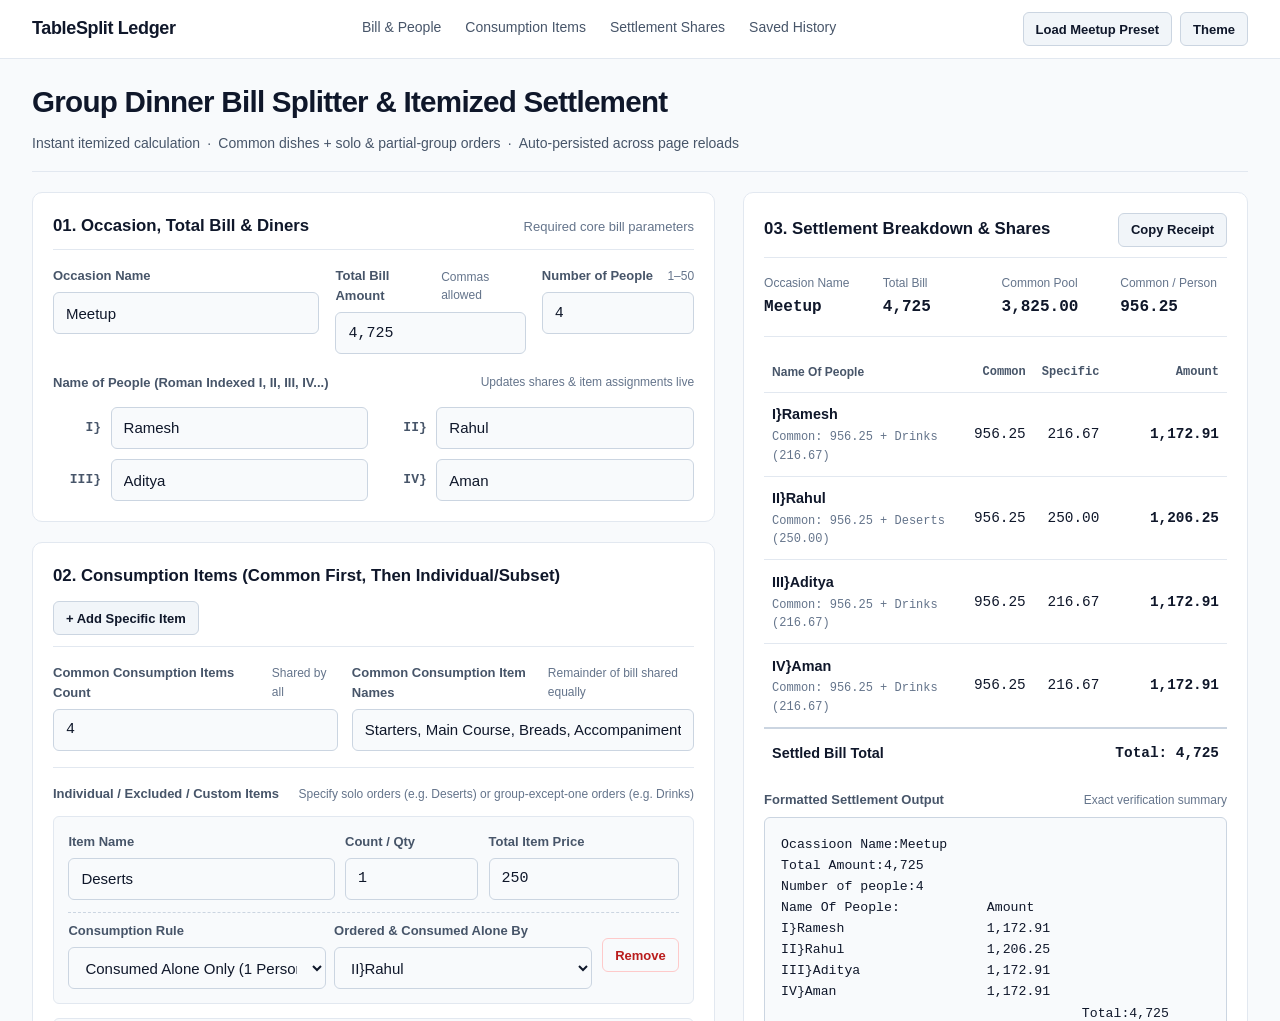
<file: index.html>
<!DOCTYPE html>
<html lang="en">

<head>
    <meta charset="UTF-8">
    <meta name="viewport" content="width=device-width, initial-scale=1.0">
    <meta http-equiv="refresh" content="0; url=ZC-9A1FBC7369AA_index.html">
    <title>Opening Bill Splitter</title>
</head>

<body>
    <p>
        Opening the Bill Splitter...
        <a href="ZC-9A1FBC7369AA_index.html">Click here if it does not open.</a>
    </p>
</body>

</html>
</file>
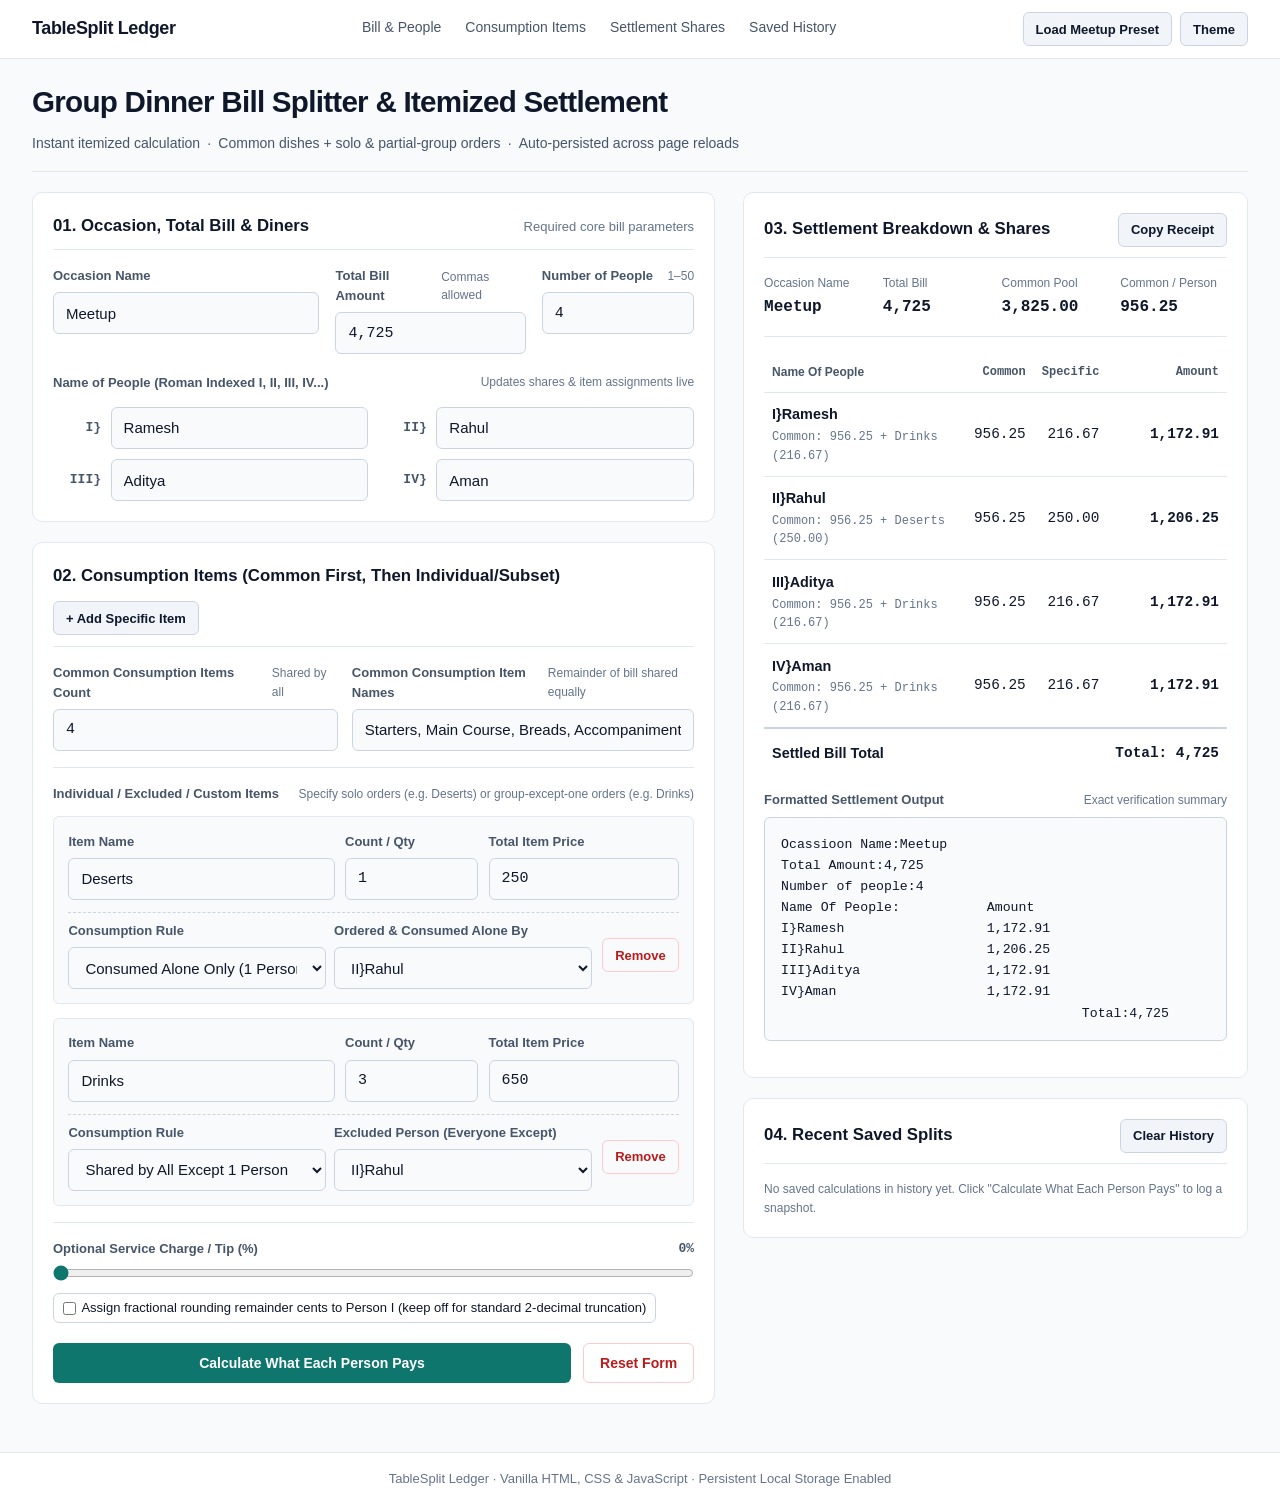
<file: ZC-9A1FBC7369AA_index.html>
<!DOCTYPE html>
<html lang="en" data-theme="light">

<head>
    <meta charset="UTF-8" />
    <meta name="viewport" content="width=device-width, initial-scale=1.0" />
    <title>Bill Splitter &amp; Expense Ledger</title>
    <meta name="description"
        content="Fast, precision dinner bill splitter for friend groups with shared, solo, and excluded item consumption breakdown." />
    <meta property="og:title" content="Bill Splitter &amp; Expense Ledger" />
    <meta property="og:description"
        content="Fast, precision dinner bill splitter for friend groups with shared, solo, and excluded item consumption breakdown." />
    <meta property="og:type" content="website" />
    <link rel="stylesheet" href="ZC-9A1FBC7369AA_style.css">
</head>

<body>
    <!-- Top Bar Contract: 3 Zones (Brand, Nav Links, Primary Actions) -->
    <header class="top-header">
        <div class="top-header-inner">
            <a href="#top" class="brand-mark">TableSplit Ledger</a>

            <nav class="top-nav" aria-label="Primary Navigation">
                <a href="#section-bill-details" class="top-nav-link">Bill &amp; People</a>
                <a href="#section-consumption" class="top-nav-link">Consumption Items</a>
                <a href="#section-settlement" class="top-nav-link">Settlement Shares</a>
                <a href="#section-history" class="top-nav-link">Saved History</a>
            </nav>

            <div class="top-actions">
                <button type="button" id="loadMeetupTestBtn" class="btn btn-secondary btn-sm"
                    title="Load Meetup Dinner Preset">
                    Load Meetup Preset
                </button>
                <button type="button" id="themeToggleBtn" class="btn btn-secondary btn-sm"
                    aria-label="Toggle Dark or Light Mode">
                    Theme
                </button>
            </div>
        </div>
    </header>

    <main id="top" class="workspace">
        <section class="intro-banner">
            <h1 class="intro-title">Group Dinner Bill Splitter &amp; Itemized Settlement</h1>
            <div class="intro-meta">
                <span>Instant itemized calculation</span>
                <span aria-hidden="true">·</span>
                <span>Common dishes + solo &amp; partial-group orders</span>
                <span aria-hidden="true">·</span>
                <span>Auto-persisted across page reloads</span>
            </div>
        </section>

        <div class="app-grid">
            <!-- LEFT COLUMN: INPUTS & CONSUMPTION ITEMS -->
            <div class="input-column">
                <!-- 1. Occasion, Bill Amount, Number of People, Name of People -->
                <section id="section-bill-details" class="panel" aria-labelledby="heading-bill-details">
                    <div class="panel-header">
                        <h2 id="heading-bill-details" class="panel-title">01. Occasion, Total Bill &amp; Diners</h2>
                        <span class="panel-subtitle">Required core bill parameters</span>
                    </div>

                    <div class="form-grid form-grid-3">
                        <div class="field-group">
                            <label for="occasionInput" class="field-label">
                                <span>Occasion Name</span>
                            </label>
                            <input type="text" id="occasionInput" class="input-control" placeholder="e.g. Meetup"
                                value="Meetup" />
                        </div>

                        <div class="field-group">
                            <label for="billAmountInput" class="field-label">
                                <span>Total Bill Amount</span>
                                <span class="field-hint">Commas allowed</span>
                            </label>
                            <input type="text" id="billAmountInput" class="input-control input-num"
                                placeholder="e.g. 4,725" value="4,725" inputmode="decimal" />
                        </div>

                        <div class="field-group">
                            <label for="numPeopleInput" class="field-label">
                                <span>Number of People</span>
                                <span class="field-hint">1–50</span>
                            </label>
                            <input type="number" id="numPeopleInput" class="input-control input-num" min="1" max="50"
                                step="1" value="4" />
                        </div>
                    </div>

                    <div class="field-group" style="margin-top: 1.15rem;">
                        <div class="field-label">
                            <span>Name of People (Roman Indexed I, II, III, IV...)</span>
                            <span class="field-hint">Updates shares &amp; item assignments live</span>
                        </div>
                        <div id="peopleNamesContainer" class="people-names-grid"></div>
                    </div>
                </section>

                <!-- 2. Consumption Items: Common first, then solo / partial items -->
                <section id="section-consumption" class="panel" aria-labelledby="heading-consumption">
                    <div class="panel-header">
                        <h2 id="heading-consumption" class="panel-title">02. Consumption Items (Common First, Then
                            Individual/Subset)</h2>
                        <button type="button" id="addSpecialItemBtn" class="btn btn-secondary btn-sm">
                            + Add Specific Item
                        </button>
                    </div>

                    <!-- Common consumption items first -->
                    <div class="common-bar">
                        <div class="field-group">
                            <label for="commonCountInput" class="field-label">
                                <span>Common Consumption Items Count</span>
                                <span class="field-hint">Shared by all</span>
                            </label>
                            <input type="number" id="commonCountInput" class="input-control input-num" min="0" step="1"
                                value="4" />
                        </div>

                        <div class="field-group">
                            <label for="commonNamesInput" class="field-label">
                                <span>Common Consumption Item Names</span>
                                <span class="field-hint">Remainder of bill shared equally</span>
                            </label>
                            <input type="text" id="commonNamesInput" class="input-control"
                                placeholder="e.g. Starters, Main Course, Breads, Rice"
                                value="Starters, Main Course, Breads, Accompaniments" />
                        </div>
                    </div>

                    <!-- Individual / Excluded / Custom consumption items -->
                    <div class="field-group">
                        <div class="field-label" style="margin-bottom: 0.4rem;">
                            <span>Individual / Excluded / Custom Items</span>
                            <span class="field-hint">Specify solo orders (e.g. Deserts) or group-except-one orders (e.g.
                                Drinks)</span>
                        </div>
                        <div id="specialItemsContainer" class="items-list"></div>
                    </div>

                    <!-- Optional Extras: Tip Slider & Cent Reconciliation -->
                    <div class="extras-bar">
                        <div class="field-group">
                            <label for="tipSlider" class="field-label">
                                <span>Optional Service Charge / Tip (%)</span>
                                <strong id="tipValueLabel" class="input-num">0%</strong>
                            </label>
                            <input type="range" id="tipSlider" class="range-slider" min="0" max="25" step="1"
                                value="0" />
                        </div>

                        <div class="field-group">
                            <label class="consumer-check-label" style="width: fit-content;">
                                <input type="checkbox" id="exactReconcileToggle" />
                                <span>Assign fractional rounding remainder cents to Person I (keep off for standard
                                    2-decimal truncation)</span>
                            </label>
                        </div>
                    </div>

                    <!-- 3. Button that shows what each person pays -->
                    <div style="margin-top: 1.25rem; display: flex; flex-wrap: wrap; gap: 0.75rem;">
                        <button type="button" id="calculateSplitBtn" class="btn btn-primary" style="flex: 1;">
                            Calculate What Each Person Pays
                        </button>
                        <button type="button" id="resetAllBtn" class="btn btn-danger-outline">
                            Reset Form
                        </button>
                    </div>
                </section>
            </div>

            <!-- RIGHT COLUMN: RESULTS & PERSISTENT RECEIPT -->
            <div class="output-column sticky-column">
                <section id="section-settlement" class="panel" aria-labelledby="heading-settlement">
                    <div class="panel-header">
                        <h2 id="heading-settlement" class="panel-title">03. Settlement Breakdown &amp; Shares</h2>
                        <button type="button" id="copyReceiptBtn" class="btn btn-secondary btn-sm">
                            Copy Receipt
                        </button>
                    </div>

                    <!-- Validation message banner (shown if bill or people is empty, zero, or negative) -->
                    <div id="validationErrorBanner" class="validation-banner hidden" role="alert" aria-live="polite">
                    </div>

                    <!-- Shown when validation fails so no result is displayed -->
                    <div id="noResultNotice" class="warning-banner hidden">
                        No settlement result is displayed until a valid positive bill amount and number of people are
                        entered.
                    </div>

                    <!-- Result container (hidden when inputs are invalid) -->
                    <div id="resultsContentWrapper">
                        <div class="ledger-summary-kv">
                            <div class="kv-block">
                                <span class="kv-label">Occasion Name</span>
                                <span id="kvOccasion" class="kv-value">Meetup</span>
                            </div>
                            <div class="kv-block">
                                <span class="kv-label">Total Bill</span>
                                <span id="kvTotal" class="kv-value">4,725</span>
                            </div>
                            <div class="kv-block">
                                <span class="kv-label">Common Pool</span>
                                <span id="kvCommonPool" class="kv-value">3,825.00</span>
                            </div>
                            <div class="kv-block">
                                <span class="kv-label">Common / Person</span>
                                <span id="kvEachCommon" class="kv-value">956.25</span>
                            </div>
                        </div>

                        <div class="shares-table-wrap">
                            <table class="shares-table" aria-label="Individual Shares Table">
                                <thead>
                                    <tr>
                                        <th>Name Of People</th>
                                        <th class="col-num">Common</th>
                                        <th class="col-num">Specific</th>
                                        <th class="col-num">Amount</th>
                                    </tr>
                                </thead>
                                <tbody id="sharesTableBody"></tbody>
                                <tfoot>
                                    <tr>
                                        <td colspan="3">Settled Bill Total</td>
                                        <td id="sharesTableFootTotal" class="col-num">Total: 4,725</td>
                                    </tr>
                                </tfoot>
                            </table>
                        </div>

                        <div class="field-group">
                            <div class="field-label">
                                <span>Formatted Settlement Output</span>
                                <span class="field-hint">Exact verification summary</span>
                            </div>
                            <pre id="exactReceiptOutput" class="receipt-pre" aria-live="polite"></pre>
                        </div>
                    </div>
                </section>

                <!-- Extra Feature: Saved Split History -->
                <section id="section-history" class="panel" aria-labelledby="heading-history">
                    <div class="panel-header">
                        <h2 id="heading-history" class="panel-title">04. Recent Saved Splits</h2>
                        <button type="button" id="clearHistoryBtn" class="btn btn-secondary btn-sm">
                            Clear History
                        </button>
                    </div>
                    <div id="historyContainer" class="history-list"></div>
                </section>
            </div>
        </div>
    </main>

    <footer class="site-footer">
        <span>TableSplit Ledger · Vanilla HTML, CSS &amp; JavaScript · Persistent Local Storage Enabled</span>
    </footer>

    <script src="ZC-9A1FBC7369AA_script.js"></script>
</body>

</html>
</file>
<file: ZC-9A1FBC7369AA_style.css>
/* ==========================================================================
   ZC-9A1FBC7369AA_style.css
   Bill Splitter & Group Dining Ledger — Pure Vanilla CSS (Responsive 360px-1920px)
   ========================================================================== */

:root {
    --bg-canvas: #f8fafc;
    --bg-surface: #ffffff;
    --bg-subtle: #f1f5f9;
    --bg-elevated: #e2e8f0;
    --text-primary: #0f172a;
    --text-secondary: #475569;
    --text-muted: #64748b;
    --border-color: #e2e8f0;
    --border-strong: #cbd5e1;
    --accent-primary: #0f766e;
    --accent-hover: #115e59;
    --accent-soft: #f0fdfa;
    --accent-border: #99f6e4;
    --danger-text: #b91c1c;
    --danger-bg: #fef2f2;
    --danger-border: #fecaca;
    --warning-text: #b45009;
    --warning-bg: #fffbeb;
    --warning-border: #fde68a;
    --success-text: #15803d;
    --success-bg: #f0fdf4;
    --success-border: #bbf7d0;
    --shadow-card: 0 1px 3px rgba(15, 23, 42, 0.06);
    --radius-sm: 6px;
    --radius-md: 10px;
    --radius-lg: 14px;
    --font-sans: -apple-system, BlinkMacSystemFont, "Segoe UI", Roboto, Helvetica, Arial, sans-serif;
    --font-mono: ui-monospace, SFMono-Regular, Menlo, Monaco, Consolas, "Liberation Mono", "Courier New", monospace;
}

[data-theme="dark"] {
    --bg-canvas: #0b1120;
    --bg-surface: #111827;
    --bg-subtle: #1e293b;
    --bg-elevated: #334155;
    --text-primary: #f8fafc;
    --text-secondary: #cbd5e1;
    --text-muted: #94a3b8;
    --border-color: #1e293b;
    --border-strong: #334155;
    --accent-primary: #14b8a6;
    --accent-hover: #2dd4bf;
    --accent-soft: rgba(20, 184, 166, 0.12);
    --accent-border: rgba(20, 184, 166, 0.35);
    --danger-text: #fca5a5;
    --danger-bg: rgba(185, 28, 28, 0.18);
    --danger-border: rgba(248, 113, 113, 0.35);
    --warning-text: #fcd34d;
    --warning-bg: rgba(180, 83, 9, 0.18);
    --warning-border: rgba(251, 191, 36, 0.35);
    --success-text: #86efac;
    --success-bg: rgba(21, 128, 61, 0.18);
    --success-border: rgba(74, 222, 128, 0.35);
    --shadow-card: 0 2px 6px rgba(0, 0, 0, 0.35);
}

*,
*::before,
*::after {
    box-sizing: border-box;
    margin: 0;
    padding: 0;
}

html {
    font-size: 16px;
    -webkit-text-size-adjust: 100%;
    scroll-behavior: smooth;
}

body {
    font-family: var(--font-sans);
    background-color: var(--bg-canvas);
    color: var(--text-primary);
    line-height: 1.55;
    min-height: 100vh;
    display: flex;
    flex-direction: column;
    transition: background-color 0.18s ease, color 0.18s ease;
}

/* Top Bar Contract: 3 Zones */
.top-header {
    background-color: var(--bg-surface);
    border-bottom: 1px solid var(--border-color);
    position: sticky;
    top: 0;
    z-index: 30;
}

.top-header-inner {
    max-width: 1380px;
    margin: 0 auto;
    padding: 0.75rem 1rem;
    display: flex;
    align-items: center;
    justify-content: space-between;
    gap: 1rem;
}

.brand-mark {
    font-size: 1.125rem;
    font-weight: 700;
    letter-spacing: -0.02em;
    color: var(--text-primary);
    text-decoration: none;
    white-space: nowrap;
}

.top-nav {
    display: none;
    align-items: center;
    gap: 1.5rem;
}

.top-nav-link {
    font-size: 0.875rem;
    font-weight: 500;
    color: var(--text-secondary);
    text-decoration: none;
    white-space: nowrap;
    padding: 0.25rem 0;
    border-bottom: 2px solid transparent;
    transition: color 0.15s ease, border-color 0.15s ease;
}

.top-nav-link:hover,
.top-nav-link:focus-visible {
    color: var(--text-primary);
    border-bottom-color: var(--accent-primary);
    outline: none;
}

.top-actions {
    display: flex;
    align-items: center;
    gap: 0.5rem;
}

/* Buttons */
.btn {
    display: inline-flex;
    align-items: center;
    justify-content: center;
    gap: 0.4rem;
    font-family: inherit;
    font-size: 0.875rem;
    font-weight: 600;
    padding: 0.55rem 1rem;
    min-height: 40px;
    border-radius: var(--radius-sm);
    border: 1px solid transparent;
    cursor: pointer;
    white-space: nowrap;
    transition: transform 0.12s ease, opacity 0.12s ease, background-color 0.15s ease, border-color 0.15s ease;
}

.btn:active {
    transform: scale(0.985);
}

.btn:focus-visible {
    outline: 2px solid var(--accent-primary);
    outline-offset: 2px;
}

.btn-primary {
    background-color: var(--accent-primary);
    color: #ffffff;
}

[data-theme="dark"] .btn-primary {
    color: #042f2e;
}

.btn-primary:hover {
    background-color: var(--accent-hover);
}

.btn-secondary {
    background-color: var(--bg-subtle);
    color: var(--text-primary);
    border-color: var(--border-strong);
}

.btn-secondary:hover {
    background-color: var(--bg-elevated);
}

.btn-danger-outline {
    background-color: transparent;
    color: var(--danger-text);
    border-color: var(--danger-border);
}

.btn-danger-outline:hover {
    background-color: var(--danger-bg);
}

.btn-sm {
    font-size: 0.8125rem;
    padding: 0.375rem 0.75rem;
    min-height: 34px;
}

.btn-block {
    width: 100%;
}

/* Main Workspace Container */
.workspace {
    max-width: 1380px;
    width: 100%;
    margin: 0 auto;
    padding: 1.25rem 1rem 3rem;
    flex: 1;
}

.intro-banner {
    margin-bottom: 1.25rem;
    display: flex;
    flex-direction: column;
    gap: 0.5rem;
    padding-bottom: 1rem;
    border-bottom: 1px solid var(--border-color);
}

.intro-title {
    font-size: clamp(1.35rem, 2.5vw, 1.85rem);
    font-weight: 700;
    letter-spacing: -0.025em;
    text-wrap: balance;
}

.intro-meta {
    font-size: 0.875rem;
    color: var(--text-secondary);
    display: flex;
    flex-wrap: wrap;
    align-items: center;
    gap: 0.45rem;
}

/* Main Grid */
.app-grid {
    display: grid;
    grid-template-columns: 1fr;
    gap: 1.5rem;
    align-items: start;
}

/* Surface Sections */
.panel {
    background-color: var(--bg-surface);
    border: 1px solid var(--border-color);
    border-radius: var(--radius-md);
    padding: 1.25rem;
}

.panel+.panel {
    margin-top: 1.25rem;
}

.panel-header {
    display: flex;
    align-items: baseline;
    justify-content: space-between;
    gap: 0.75rem;
    margin-bottom: 1rem;
    padding-bottom: 0.65rem;
    border-bottom: 1px solid var(--border-color);
    flex-wrap: wrap;
}

.panel-title {
    font-size: 1.05rem;
    font-weight: 600;
    color: var(--text-primary);
}

.panel-subtitle {
    font-size: 0.8125rem;
    color: var(--text-muted);
}

/* Form Controls */
.form-grid {
    display: grid;
    grid-template-columns: 1fr;
    gap: 1rem;
}

.field-group {
    display: flex;
    flex-direction: column;
    gap: 0.375rem;
}

.field-label {
    font-size: 0.8125rem;
    font-weight: 600;
    color: var(--text-secondary);
    display: flex;
    align-items: center;
    justify-content: space-between;
    gap: 0.5rem;
}

.field-hint {
    font-size: 0.75rem;
    font-weight: 400;
    color: var(--text-muted);
}

.input-control,
.select-control {
    width: 100%;
    min-height: 42px;
    padding: 0.55rem 0.75rem;
    font-family: inherit;
    font-size: 0.9375rem;
    color: var(--text-primary);
    background-color: var(--bg-canvas);
    border: 1px solid var(--border-strong);
    border-radius: var(--radius-sm);
    transition: border-color 0.15s ease;
}

.input-num {
    font-family: var(--font-mono);
    font-variant-numeric: tabular-nums;
}

.input-control:focus,
.select-control:focus {
    outline: none;
    border-color: var(--accent-primary);
}

.input-error {
    border-color: var(--danger-text) !important;
    background-color: var(--danger-bg);
}

.people-names-grid {
    display: grid;
    grid-template-columns: 1fr;
    gap: 0.65rem;
    margin-top: 0.5rem;
}

.person-row {
    display: flex;
    align-items: center;
    gap: 0.6rem;
}

.person-roman {
    font-family: var(--font-mono);
    font-size: 0.8125rem;
    font-weight: 600;
    color: var(--text-secondary);
    min-width: 3rem;
    text-align: right;
    user-select: none;
}

/* Consumption Items Table / List */
.common-bar {
    display: grid;
    grid-template-columns: 1fr;
    gap: 0.85rem;
    padding-bottom: 1rem;
    margin-bottom: 1rem;
    border-bottom: 1px solid var(--border-color);
}

.items-list {
    display: flex;
    flex-direction: column;
    gap: 0.85rem;
}

.item-entry {
    padding: 0.9rem;
    background-color: var(--bg-canvas);
    border: 1px solid var(--border-color);
    border-radius: var(--radius-sm);
    display: flex;
    flex-direction: column;
    gap: 0.75rem;
}

.item-entry-top {
    display: grid;
    grid-template-columns: 1fr;
    gap: 0.65rem;
}

.item-entry-bottom {
    display: flex;
    flex-wrap: wrap;
    align-items: center;
    justify-content: space-between;
    gap: 0.65rem;
    padding-top: 0.5rem;
    border-top: 1px dashed var(--border-strong);
}

.item-type-selector {
    display: flex;
    flex-wrap: wrap;
    align-items: center;
    gap: 0.5rem;
    flex: 1;
}

.custom-consumers-box {
    display: flex;
    flex-wrap: wrap;
    gap: 0.5rem;
    margin-top: 0.35rem;
}

.consumer-check-label {
    display: inline-flex;
    align-items: center;
    gap: 0.35rem;
    font-size: 0.8125rem;
    padding: 0.25rem 0.55rem;
    background-color: var(--bg-surface);
    border: 1px solid var(--border-strong);
    border-radius: var(--radius-sm);
    cursor: pointer;
    user-select: none;
}

/* Tip / Extra Controls */
.extras-bar {
    display: grid;
    grid-template-columns: 1fr;
    gap: 0.75rem;
    margin-top: 1rem;
    padding-top: 1rem;
    border-top: 1px solid var(--border-color);
}

.range-slider {
    width: 100%;
    accent-color: var(--accent-primary);
    cursor: pointer;
}

/* Error / Alert Box */
.validation-banner {
    padding: 0.9rem 1rem;
    border-radius: var(--radius-sm);
    border: 1px solid var(--danger-border);
    background-color: var(--danger-bg);
    color: var(--danger-text);
    font-size: 0.875rem;
    font-weight: 500;
    margin-bottom: 1rem;
    display: flex;
    align-items: flex-start;
    gap: 0.6rem;
}

.warning-banner {
    padding: 0.75rem 1rem;
    border-radius: var(--radius-sm);
    border: 1px solid var(--warning-border);
    background-color: var(--warning-bg);
    color: var(--warning-text);
    font-size: 0.8125rem;
    margin-bottom: 1rem;
}

.hidden {
    display: none !important;
}

/* Results Ledger & Receipt */
.ledger-summary-kv {
    display: grid;
    grid-template-columns: repeat(2, 1fr);
    gap: 0.75rem;
    margin-bottom: 1rem;
    padding-bottom: 1rem;
    border-bottom: 1px solid var(--border-color);
}

.kv-block {
    display: flex;
    flex-direction: column;
    gap: 0.15rem;
}

.kv-label {
    font-size: 0.75rem;
    color: var(--text-muted);
}

.kv-value {
    font-size: 1rem;
    font-weight: 700;
    font-family: var(--font-mono);
    font-variant-numeric: tabular-nums;
}

/* Shares Table */
.shares-table-wrap {
    width: 100%;
    overflow-x: auto;
    margin-bottom: 1rem;
}

.shares-table {
    width: 100%;
    border-collapse: collapse;
    font-size: 0.9rem;
}

.shares-table th,
.shares-table td {
    padding: 0.65rem 0.5rem;
    text-align: left;
    border-bottom: 1px solid var(--border-color);
}

.shares-table th {
    font-size: 0.75rem;
    font-weight: 600;
    color: var(--text-secondary);
}

.shares-table th.col-num,
.shares-table td.col-num {
    text-align: right;
    font-family: var(--font-mono);
    font-variant-numeric: tabular-nums;
    white-space: nowrap;
}

.shares-table tbody tr:hover {
    background-color: var(--bg-subtle);
}

.shares-table tfoot td {
    font-weight: 700;
    border-top: 2px solid var(--border-strong);
    border-bottom: none;
    padding-top: 0.8rem;
}

.person-breakdown-sub {
    display: block;
    font-size: 0.75rem;
    color: var(--text-muted);
    font-family: var(--font-mono);
    margin-top: 0.15rem;
}

/* Exact Formatted Text Receipt Output */
.receipt-pre {
    background-color: var(--bg-canvas);
    border: 1px solid var(--border-strong);
    border-radius: var(--radius-sm);
    padding: 1rem;
    font-family: var(--font-mono);
    font-variant-numeric: tabular-nums;
    font-size: 0.825rem;
    line-height: 1.6;
    overflow-x: auto;
    white-space: pre;
    color: var(--text-primary);
    margin-bottom: 1rem;
}

/* History List */
.history-list {
    display: flex;
    flex-direction: column;
    gap: 0.6rem;
}

.history-item {
    display: flex;
    align-items: center;
    justify-content: space-between;
    gap: 0.75rem;
    padding: 0.65rem 0.85rem;
    background-color: var(--bg-canvas);
    border: 1px solid var(--border-color);
    border-radius: var(--radius-sm);
    font-size: 0.85rem;
}

.history-item-info {
    display: flex;
    flex-direction: column;
    gap: 0.15rem;
}

.history-item-title {
    font-weight: 600;
}

.history-item-meta {
    font-size: 0.75rem;
    color: var(--text-muted);
    font-family: var(--font-mono);
}

/* Footer */
.site-footer {
    border-top: 1px solid var(--border-color);
    background-color: var(--bg-surface);
    padding: 1rem;
    text-align: center;
    font-size: 0.8125rem;
    color: var(--text-muted);
}

/* Media Queries: Mobile-First -> Tablet -> Desktop -> Wide (360px to 1920px) */
@media (min-width: 640px) {

    .top-header-inner,
    .workspace {
        padding-left: 1.5rem;
        padding-right: 1.5rem;
    }

    .form-grid-2 {
        grid-template-columns: repeat(2, 1fr);
    }

    .form-grid-3 {
        grid-template-columns: 1.4fr 1fr 0.8fr;
    }

    .people-names-grid {
        grid-template-columns: repeat(2, 1fr);
    }

    .common-bar {
        grid-template-columns: 1fr 1.2fr;
    }

    .item-entry-top {
        grid-template-columns: 1.4fr 0.7fr 1fr;
    }

    .ledger-summary-kv {
        grid-template-columns: repeat(4, 1fr);
    }
}

@media (min-width: 960px) {
    .top-nav {
        display: flex;
    }

    .app-grid {
        grid-template-columns: 1.15fr 0.85fr;
        gap: 1.75rem;
    }

    .sticky-column {
        position: sticky;
        top: 4.5rem;
    }
}

@media (min-width: 1280px) {

    .top-header-inner,
    .workspace {
        padding-left: 2rem;
        padding-right: 2rem;
    }
}

@media (prefers-reduced-motion: reduce) {

    *,
    *::before,
    *::after {
        transition: none !important;
        scroll-behavior: auto !important;
    }
}
</file>
